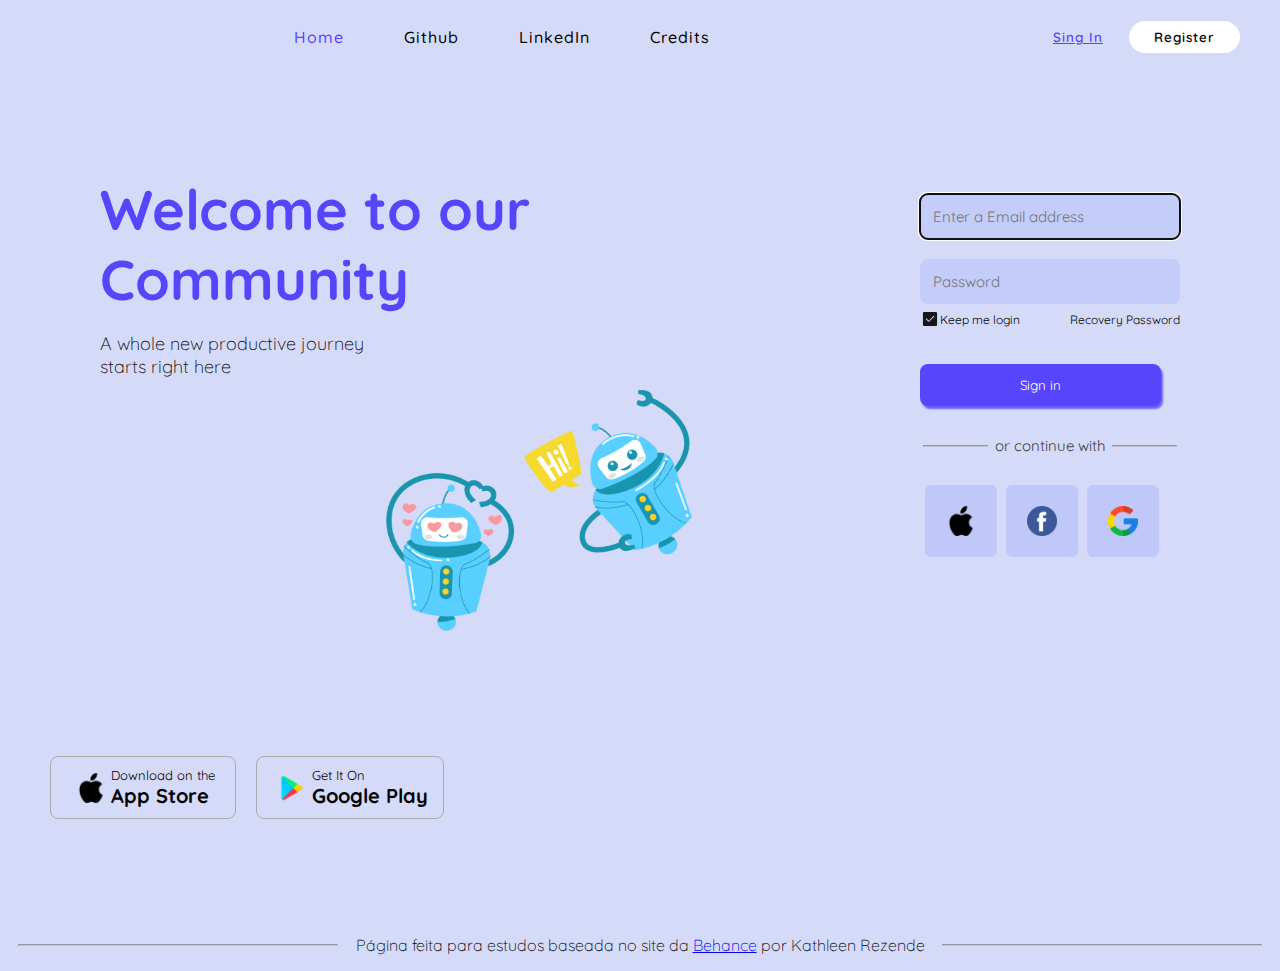
<file: index.html>
<!DOCTYPE html>
<html lang="pt-br">
<head>
    <meta charset="UTF-8">
    <meta http-equiv="X-UA-Compatible" content="IE=edge">
    <meta name="viewport" content="width=device-width, initial-scale=1.0">
    <title>Login</title>
    <link rel="stylesheet" href="style.css">
    <link rel="stylesheet" href="base.css">
    <link href="https://fonts.googleapis.com/css2?family=Quicksand:wght@300;400;500;600;700&display=swap" rel="stylesheet">
</head>
<body class="container_geral">
    <header>
        <div class="container_header">
            <div class="cabecalho_link">
               <a href="index.html">Home</a>
               <a href="https://github.com/Kathleen-Rezende" target="_blank">Github</a>
               <a href="https://www.linkedin.com/in/kathleen-rezende/" target="_blank">LinkedIn</a>
               <a href="creditos.html" target="_blank">Credits</a>
            </div>
            <div class="cabecalho_button">
                <button class="button_singin"><a href="">Sing In</a> </button>
                <button class="button_register"> <a href="">Register</a> </button>
            </div>

        </div>
    </header>

    <main class="main_geral">
        <section class="container_main">
            <div class="main_principal">
                <div class="main_texto">
                    <h1 class="texto_h1">Welcome to our <br> Community</h1>
                    <p class="texto_paragrafo">A whole new productive journey <br> starts right here</p>
                </div>
                <div class="main_img">
                    <div class="img1">
                        <img src="img/apaixonado.png" alt="Robô Apaixonado">
                    </div>
                    <div class="img2">
                        <img src="img/ola.png" alt="Robô dando Olá">
                    </div>
                </div>
            </div>

        </section>
        <section class="main_login">
            <div class="main_principal">
                <div class="email">
                    <label for="email">
                        <input type="email" name="email" placeholder="Enter a Email address" required autofocus>
                    </label>
                </div>
                <div class="password">
                    <label for="pass" ></label>
                    <input type="password" id="pass" name="password" placeholder="Password" minlength="8" required >
                    
                </div>

                <div class="info_login">
                    <div class="info_login1">
                        <img src="img/check_box_FILL1_wght300_GRAD0_opsz48.svg" alt="Logo de check-box">
                        <a href="">Keep me login</a>
                    </div>
                    <div class="info_login2">
                        <a href="">Recovery Password</a>
                    </div>
                </div>
                <div class="input_singin">
                    <input type="submit" value="Sign in">
                </div>
                <div class="opcoes_gerais">
                    <div class="main_opcoes">
                        <div class="main_continue">
                           <hr> <p> or continue with </p> <hr>
                    </div>
                    <div class="opcoes_img">
                        <a href=""><img src="img/apple-big-logo.png" alt=" Logo Apple"></a>
                        <a href=""><img src="img/facebook.png" alt="Logo Facebook"></a>
                        <a href=""><img src="img/google.png" alt="Logo Google"></a>
                    </div>
                </div>
            </div>
        </section>
    </main>

    <footer>
        <section class="container_footer">
            <div class="footer_geral">
                <div class="footer_img">
                    <img src="img/apple-big-logo.png" alt="">
                </div>
                <div class="footer_texto">
                    <a href="">Download on the</a> 
                    <a href="">App Store</a>
                </div>
            </div>
            <div class="footer_geral">
                <div class="footer_img">
                    <img src="img/google-play.png" alt="">
                </div>
                <div class="footer_texto">
                    <a href="">Get It On</a>
                    <a href="">Google Play</a>
                </div>
            </div>
            </div>
        </section>
        <div class="footer_direitos">
            <hr>
            <p>Página feita para estudos baseada no site da <a href="https://www.behance.net/gallery/146152011/Website-Log-in-Page?tracking_source=search_projects%7Clogin+sign+in" target="_blank">Behance</a> por Kathleen Rezende</p>
            <hr>
        </div>
    </footer>
</body>
</html>
</file>
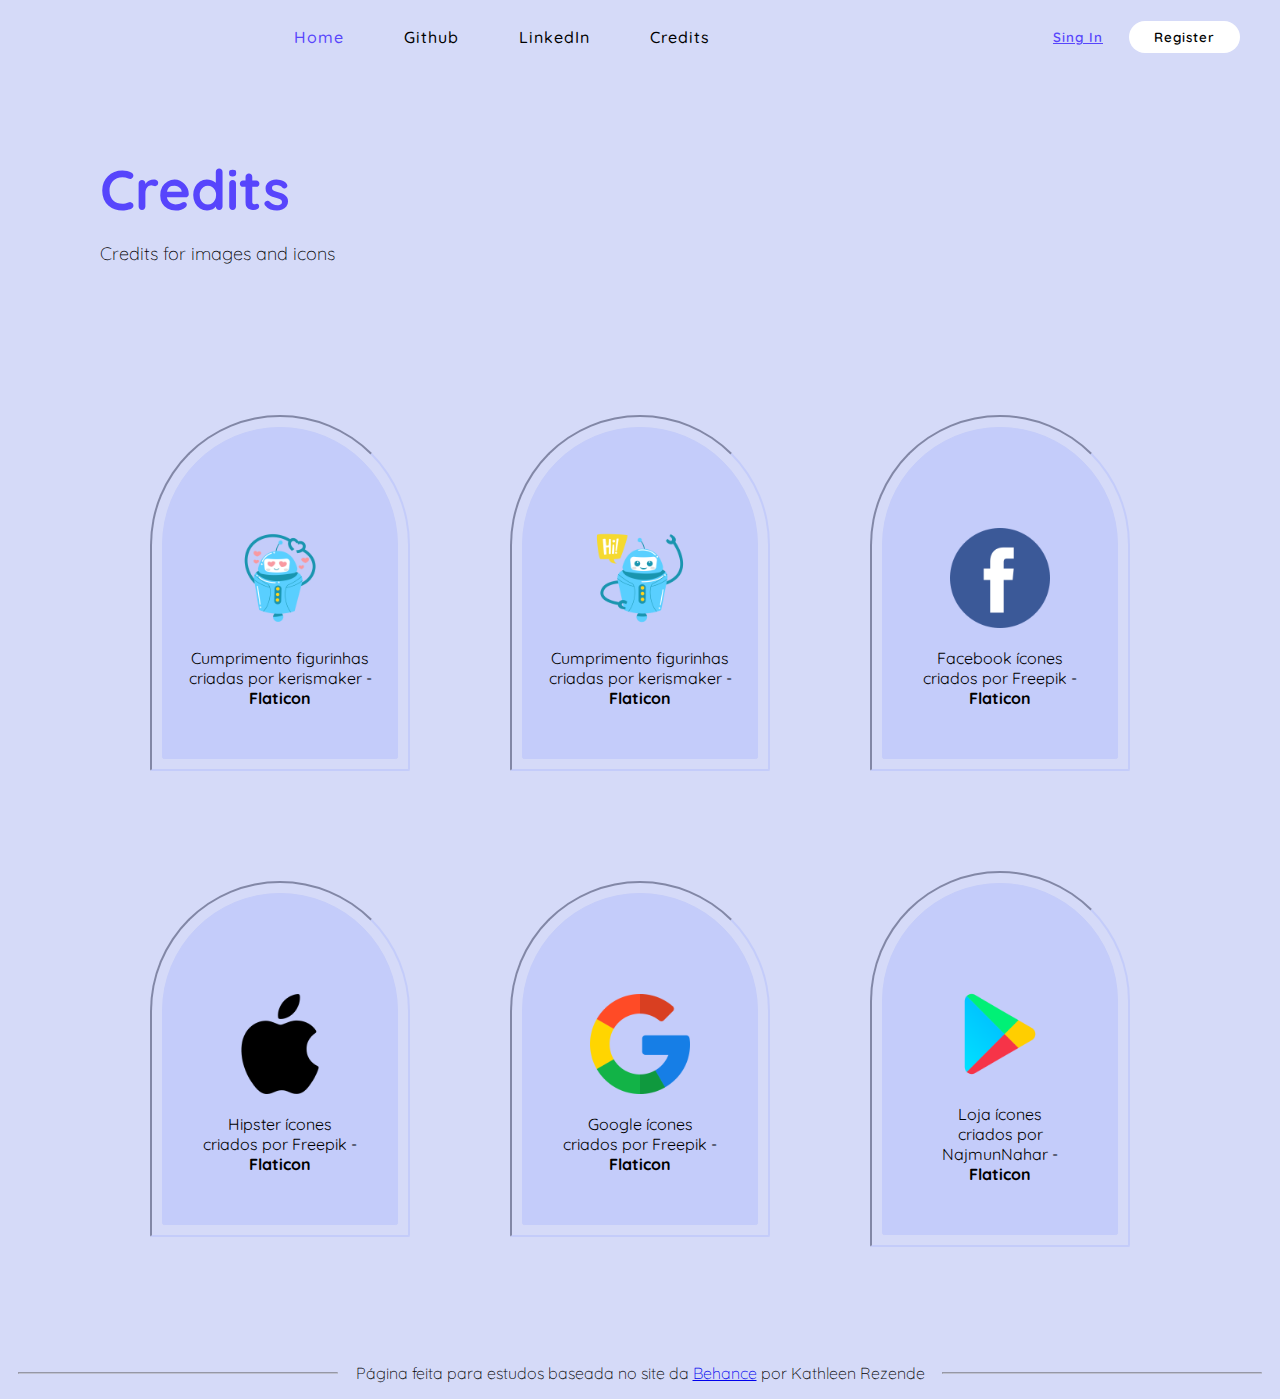
<file: creditos.html>
<!DOCTYPE html>
<html lang="pt-br">
<head>
    <meta charset="UTF-8">
    <meta http-equiv="X-UA-Compatible" content="IE=edge">
    <meta name="viewport" content="width=device-width, initial-scale=1.0">
    <title>Créditos</title>
    <link rel="stylesheet" href="style.css">
    <link rel="stylesheet" href="base.css">
    <link href="https://fonts.googleapis.com/css2?family=Quicksand:wght@300;400;500;600;700&display=swap" rel="stylesheet">

</head>
<body class="container_geral">
    <header>
        <div class="container_header">
            <div class="cabecalho_link">
               <a href="index.html">Home</a>
               <a href="https://github.com/Kathleen-Rezende" target="_blank">Github</a>
               <a href="https://www.linkedin.com/in/kathleen-rezende/" target="_blank">LinkedIn</a>
               <a href="creditos.html" target="_blank">Credits</a>
            </div>
            <div class="cabecalho_button">
                <button class="button_singin"><a href="index.html">Sing In</a> </button>
                <button class="button_register"> <a href="index.html">Register</a> </button>
            </div>

        </div>
    </header>

    <main class="main_geral1">
        <section class="container_main1">
            <div class="main_principal">
                <div class="main_texto">
                    <h1 class="texto_h1">Credits</h1>
                    <p class="texto_paragrafo">Credits for images and icons</p>
                </div>
            </div>
            <div class="main_credits">
                <div class="borda">
                    <div class="credits">
                        <img class="img_credits" src="img/apaixonado.png" alt="Robô Apaixonado">
                        <a href="https://www.flaticon.com/br/stickers-gratis/cumprimento" title="cumprimento figurinhas">Cumprimento figurinhas <br> criadas por kerismaker - <br> <strong> Flaticon</strong></a>
                    </div>

                </div>
                <div class="borda">
                    <div class="credits">
                        <img class="img_credits" src="img/ola.png" alt="Robô dando Olá">
                        <a href="https://www.flaticon.com/br/stickers-gratis/expressoes" title="expressões figurinhas">Cumprimento figurinhas <br> criadas por kerismaker - <br><strong> Flaticon</strong></a>
                    </div>
                </div>
                <div class="borda">
                    <div class="credits">
                        <img class="img_credits" src="img/facebook.png" alt="Logo Facebook">
                        <a href="https://www.flaticon.com/br/icones-gratis/facebook" title="facebook ícones">Facebook ícones <br> criados por Freepik - <br><strong> Flaticon</strong></a>
                    </div>
                </div>
                <div class="borda">
                    <div class="credits">
                        <img class="img_credits" src="img/apple-big-logo.png" alt="Logo Apple">
                        <a href="https://www.flaticon.com/br/icones-gratis/hipster" title="hipster ícones">Hipster ícones <br> criados por Freepik - <br><strong> Flaticon</strong></a>
                    </div>
                </div>
                <div class="borda">
                    <div class="credits">
                        <img class="img_credits" src="img/google.png" alt="Logo Google">
                        <a href="https://www.flaticon.com/br/icones-gratis/google" title="google ícones">Google ícones <br> criados por Freepik - <br><strong> Flaticon</strong></a>
                    </div>
                </div>
                <div class="borda">
                    <div class="credits">
                        <img class="img_credits" src="img/google-play.png" alt="Logo Google Play">
                        <a href="https://www.flaticon.com/br/icones-gratis/loja-de-jogos" title="loja de jogos ícones">Loja ícones <br> criados por NajmunNahar - <br><strong> Flaticon</strong></a>
                    </div>
                </div>
            </div>        
        </section>

    </main>
    <footer>
        <div class="footer_direitos">
            <hr>
            <p>Página feita para estudos baseada no site da <a href="https://www.behance.net/gallery/146152011/Website-Log-in-Page?tracking_source=search_projects%7Clogin+sign+in" target="_blank">Behance</a> por Kathleen Rezende</p>
            <hr>
        </div>
    </footer>

</body>
</html>
</file>
<file: style.css>
.container_header {
    display: flex;
    flex-direction: row;
    margin: 20px;
    justify-content: space-around;
}
.cabecalho_link {
    display: flex;
    align-items: center;
    justify-content: end;
    width: 60%;
    
}
.cabecalho_link a {
    text-decoration: none;
    color: var(--cor-fonte-principal);
    padding: 0px 30px;
    font-family: 'Quicksand', sans-serif;
    font-weight: 500;
    letter-spacing: 1px;
}
.cabecalho_link a:first-child {
    color: var(--cor-fonte-secundaria);
}
.cabecalho_link a:hover {
    color: var(--cor-fonte-secundaria);
}
.cabecalho_button {
    display: flex;
    align-items: center;
    width: 40%;
    justify-content: end;
    margin: 0px 20px;
}
.button_singin {
    margin: 8px 20px;
    border: none;
    font-family: 'Quicksand', sans-serif;
    font-weight: 600;
    letter-spacing: 1px;
    background-color: var(--cor-fundo);
}
.button_singin a {
    color: var(--cor-fonte-secundaria);
    text-decoration: underline;
}
.button_register  {
    padding: 8px 25px;
    border-radius: 20px ;
    border: none;
    background-color: #fff;
    text-align: end;
    font-family: 'Quicksand', sans-serif;
    font-weight: 600;
    letter-spacing: 1px;
}
.button_register a {
    color: var(--cor-fonte-principal);
    text-decoration: none;
}
.button_register a:hover {
    text-decoration: underline;
}



/* main */
.main_geral {
    display: flex;
    flex-direction: row;
    justify-content: space-between;
}
.container_main {
    width: 70%;
}
.main_principal {
    margin: 100px;
}
.texto_h1 {
    color: var(--cor-fonte-secundaria);
    font-family: var(--fonte-principal);
    font-size: 56px;
    font-weight: 700;
    margin: 0px;
}

.texto_paragrafo {
    font-family: var(--fonte-principal);
    font-weight: 300;
    color: var(--cor-fonte-principal);
    font-size: 18px;
}

.main_img {
    display: flex;
    flex-direction: row;
    height: 250px;
    align-items: end;
    justify-content: flex-end;
}
.img1 img ,.img2 img{
    width: 180px;
}
.img2 {
    rotate: -30deg;
    display: flex;
    align-self: baseline;
}

.email input, .password input{
    background-color: var(--cor-input);
    border: none;
    padding: 13px 70px 13px 13px;
    margin-top: 20px;
    border-radius: 8px;
    font-size: 15px;
    font-family: var(--fonte-principal);
    
}
.main_login {
    display: flex;
}
.info_login {
    display: flex;
    flex-direction: row;
    justify-content: space-between;
    margin: 5px 0px;
}
.info_login1, .info_login2 {
    display: flex;
}
.info_login1 img {
    width: 20px;
    opacity: 90%;
}
.info_login1 a, .info_login2 a{
    text-decoration: none;
    color: var(--cor-fonte-principal);
    font-size: 12px;
    display: flex;
    align-self: center;
    font-family: var(--fonte-principal);
   
}
.info_login a:hover {
    text-decoration: underline;
}

.input_singin input {
    background-color: var(--cor-fonte-secundaria) ;
    border: none;
    color: #fff;
    padding: 13px 100px;
    border-radius: 8px;
    box-shadow: 2px 3px 2px #6d5df7;
    font-family: var(--fonte-principal);
    margin-top: 30px;
}


.main_continue  {
    display: flex;
    align-items: center;
}
.main_continue p {
    margin: 30px 3px;
    color: #3f3f3f;
    font-family: var(--fonte-principal);
    font-size: 15px;
}
hr{
    border-color:var(--cor-background-secundario);
    box-sizing:border-box;
    width:25%;  
    align-items: center;
    opacity: 50%;
  }

.opcoes_img img {
    width: 30px;
    border: 1px solid #bfc8f8;
    padding: 20px;
    background-color: #bfc8f8;
    border-radius: 6px;
    margin-left: 5px;
}
.opcoes_img img:nth-child(2) {
    background-color:#efeffc;
    border: #efeffc;
}
.opcoes_img img:hover {
    width: 33px;
}


/* footer */

.container_footer {
    display: flex;
    flex-direction: row;
    margin: 0px 40px;
}
.footer_geral {
    display: flex;
    padding: 10px 20px;
    border: 1px solid var(--cor-background-secundario);
    margin: 10px 10px 50px;
    border-radius: 8px;
}
.footer_geral:nth-child(2) {
    padding: 10px 15px;
}
.footer_img img {
    width: 30px;
    padding: 0px 5px;
}

.footer_img {
    display: flex;
    align-items: center;
}
.footer_texto a {
    margin: 0px;
    text-decoration: none;
    color: var(--cor-fonte-principal);
    font-family: var(--fonte-principal);
    font-size: 13px;

}
.footer_geral:hover {
    border: 1px solid ;
}
.footer_texto a:nth-child(2) {
    font-weight: bold;
    font-size: 20px;
}
.footer_texto {
    display: flex;
    flex-direction: column;
}




/* css credits */

.img_credits {
    width: 100px;
}

.main_credits {
    display: flex;
    flex-direction: row;
    flex-wrap: wrap;
    align-items: center;
    justify-content: center;
}
.credits {
   border: 1px solid var(--cor-input) ;
   padding: 100px 20px 50px;
   border-radius: 150px 150px 3px 3px;
   margin: 10px;
   display: flex;
   flex-direction: column;
   align-items: center;
   justify-content: center;
   text-align: center;
   background-color: var(--cor-input);
}
.credits a {
    text-decoration: none;
    color: var(--cor-fonte-principal);
    font-family: var(--fonte-principal);
    padding-top: 20px;
}
.credits:hover {
    text-decoration: underline;
}

.borda {
    border: 2px inset var(--cor-input) ;
    border-radius: 150px 150px 3px 3px;
    margin: 50px;
    width: 20%;
}
.footer_direitos {
    display: flex;
    align-items: center;
    justify-content: center;
    font-family: var(--fonte-principal);
    margin-top: 50px;
    font-weight: 300;
}
</file>
<file: base.css>
:root {
    --cor-fundo: #d5daf8 ;
    --cor-fonte-principal : #000;
    --cor-fonte-secundaria : #5745fc;
    --cor-input: #c4ccfa;
    --fonte-principal: 'Quicksand', sans-serif;
    --cor-background-secundario: #aaa;
}





body {
    margin: 0;
    padding: 0;
    text-decoration: none;
}

.container_geral {
    background-color: var(--cor-fundo);
}
</file>
